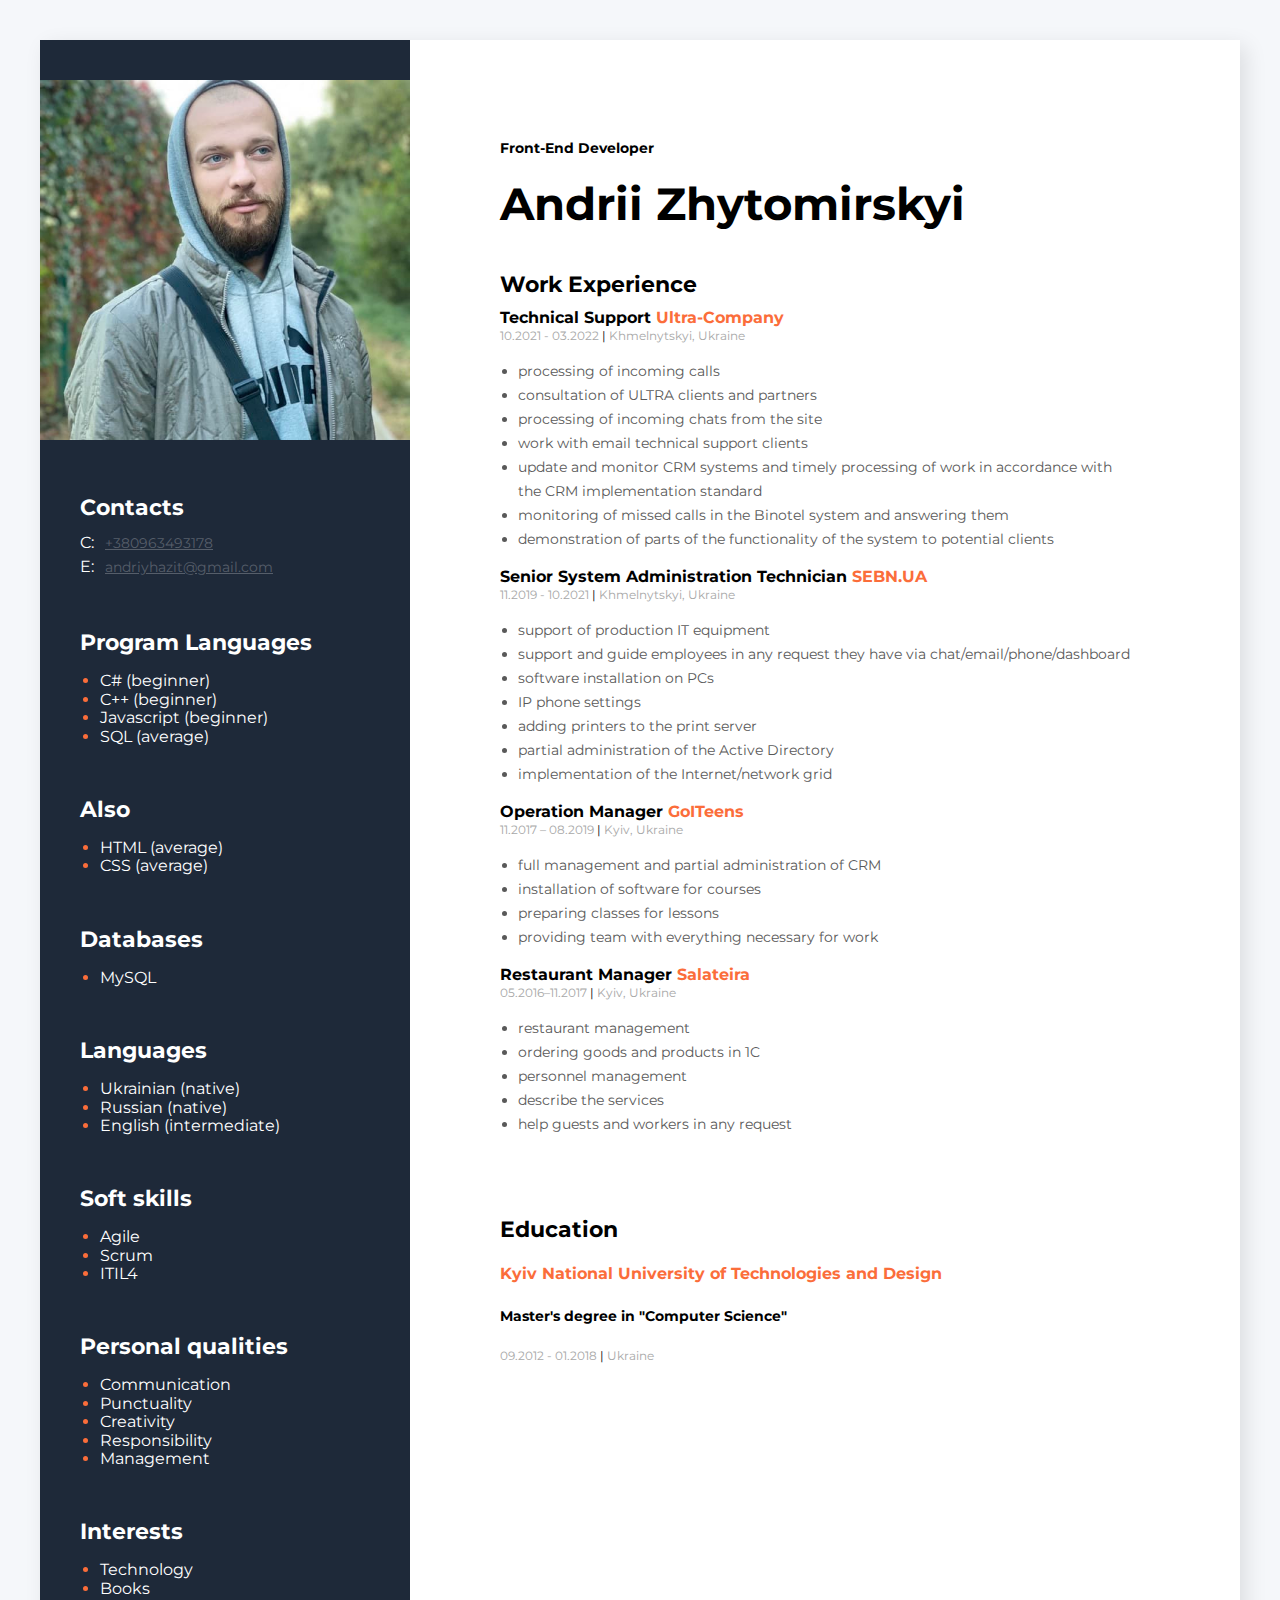
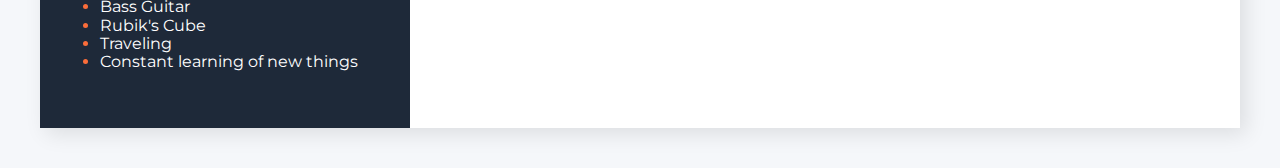
<file: index.html>
<!DOCTYPE html>
<html lang="en">
  <head>
    <meta charset="UTF-8" />
    <meta http-equiv="X-UA-Compatible" content="IE=edge" />
    <meta name="viewport" content="width=device-width, initial-scale=1.0" />
    <title>cv_Zhytomirskyi</title>
    <link rel="preconnect" href="https://fonts.gstatic.com" />
    <link
      href="https://fonts.googleapis.com/css2?family=Montserrat&display=swap"
      rel="stylesheet"
    />
    <link rel="preconnect" href="https://fonts.gstatic.com" />
    <link
      href="https://fonts.googleapis.com/css2?family=Montserrat:wght@400;700&display=swap"
      rel="stylesheet"
    />

    <link rel="stylesheet" href="css/normalize.css" />
    <link rel="stylesheet" href="css/styles.css" />
  </head>
  <body>
    <!--main container-->
    <div class="main_container">
       <!--side bar-->
      <aside class="side_bar">
        <img class="my_picture" src="img/photo.jpg" alt="my photo" />

        <!--contscts-->
        <div class="contacts">
          <h3 class="side_bar_title">Contacts</h3>
          <div>
            <span class="contacts_type">C:</span>
            <a class="contacts_link" href="tel:+380963493178">+380963493178</a>
          </div>
          <div>
            <span class="contacts_type">E:</span>
            <a class="contacts_link" href="mailto:andriyhazit@gmail.com">andriyhazit@gmail.com</a>
          </div>
        </div>

        <div class="program_Languages">
          <h3 class="side_bar_title">Program Languages</h3>
          <ul class="side_bar_list">
            <li class="side_bar_list_items"><span class="side_bar_list_items_text">C# (beginner)</span></li>
            <li class="side_bar_list_items"><span class="side_bar_list_items_text">C++ (beginner)</span></li>
            <li class="side_bar_list_items"><span class="side_bar_list_items_text">Javascript (beginner)</span></li>
            <li class="side_bar_list_items"><span class="side_bar_list_items_text">SQL (average)</span></li>
          </ul>
        </div>

        <div class="also">
          <h3 class="side_bar_title">Also</h3>
          <ul class="side_bar_list">
            <li class="side_bar_list_items"><span class="side_bar_list_items_text">HTML (average)</span></li>
            <li class="side_bar_list_items"><span class="side_bar_list_items_text">CSS (average)</span></li>
          </ul>
        </div>

        <div class="databases">
          <h3 class="side_bar_title">Databases</h3>
          <ul class="side_bar_list">
            <li class="side_bar_list_items"><span class="side_bar_list_items_text">MySQL</span></li>
          </ul>
        </div>

        <div class="languages">
          <h3 class="side_bar_title">Languages</h3>
          <ul class="side_bar_list">
            <li class="side_bar_list_items"><span class="side_bar_list_items_text">Ukrainian (native)</span></li>
            <li class="side_bar_list_items"><span class="side_bar_list_items_text">Russian (native)</span></li>
            <li class="side_bar_list_items"><span class="side_bar_list_items_text">English (intermediate)</span></li>
          </ul>
        </div>

        <div class="soft_skills">
          <h3 class="side_bar_title">Soft skills</h3>
          <ul class="side_bar_list">
            <li class="side_bar_list_items"><span class="side_bar_list_items_text">Agile</span></li>
            <li class="side_bar_list_items"><span class="side_bar_list_items_text">Scrum</span></li>
            <li class="side_bar_list_items"><span class="side_bar_list_items_text">ITIL4</span></li>
          </ul>
        </div>
        <div class="personal_qualities">
          <h3 class="side_bar_title">Personal qualities</h3>
          <ul class="side_bar_list">
            <li class="side_bar_list_items"><span class="side_bar_list_items_text">Communication</span></li>
            <li class="side_bar_list_items"><span class="side_bar_list_items_text">Punctuality</span></li>
            <li class="side_bar_list_items"><span class="side_bar_list_items_text">Creativity</span></li>
            <li class="side_bar_list_items"><span class="side_bar_list_items_text">Responsibility</span></li>
            <li class="side_bar_list_items"><span class="side_bar_list_items_text">Management</span></li>
          </ul>
        </div>
        <div class="interests">
          <h3 class="side_bar_title">Interests</h3>
          <ul class="side_bar_list">
            <li class="side_bar_list_items"><span class="side_bar_list_items_text">Technology</span></li>
            <li class="side_bar_list_items"><span class="side_bar_list_items_text">Books</span></li>
            <li class="side_bar_list_items"><span class="side_bar_list_items_text">Bass Guitar</span></li>
            <li class="side_bar_list_items"><span class="side_bar_list_items_text">Rubik's Cube</span></li>
            <li class="side_bar_list_items"><span class="side_bar_list_items_text">Traveling</span></li>
            <li class="side_bar_list_items"><span class="side_bar_list_items_text">Constant learning of new things</span></li>
          </ul>
        </div>
      </aside>
      <!--About_me-->
      <div class="main_content">
        <div class="about_me">
          <h2 class="my_future_work">Front-End Developer</h2>
          <h1 class="my_name">Andrii Zhytomirskyi</h1>
        </div>
        <!--Work Experience-->
        <div class="work_experience">
          <h3 class="main_content_title">Work Experience</h3>

          <!--ultra-company-->
          <div class="work_experience_company_block">
            <h4 class="work_experience_position">Technical Support <span class="work_experience_company"> Ultra-Company</span></h4>
            <p class="work_experience_period">10.2021 - 03.2022 <span class="work_experience_divider">|</span> Khmelnytskyi, Ukraine</p>
            <ul class="work_experience_duties">
              <li class="work_experience_duty">processing of incoming calls</li>
              <li class="work_experience_duty">consultation of ULTRA clients and partners</li>
              <li class="work_experience_duty">processing of incoming chats from the site</li>
              <li class="work_experience_duty">work with email technical support clients</li>
              <li class="work_experience_duty">update and monitor CRM systems and timely processing of work in accordance with the CRM implementation standard</li>
              <li class="work_experience_duty">monitoring of missed calls in the Binotel system and answering them</li>
              <li class="work_experience_duty">demonstration of parts of the functionality of the system to potential clients</li>
            </ul>
          </div>
          <!--SEBN.UA-->
          <div class="work_experience_company_block">            
            <h4 class="work_experience_position">Senior System Administration Technician <span class="work_experience_company"> SEBN.UA</span></h4>
            <p class="work_experience_period">11.2019 - 10.2021 <span class="work_experience_divider">|</span> Khmelnytskyi, Ukraine</p>
            <ul class="work_experience_duties">
              <li class="work_experience_duty">support of production IT equipment</li>
              <li class="work_experience_duty">support and guide employees in any request they have via chat/email/phone/dashboard</li>
              <li class="work_experience_duty">software installation on PCs</li>
              <li class="work_experience_duty">IP phone settings</li>
              <li class="work_experience_duty">adding printers to the print server</li>
              <li class="work_experience_duty">partial administration of the Active Directory</li>
              <li class="work_experience_duty">implementation of the Internet/network grid</li>
            </ul>
          </div>
          <!--GOITEENS-->
          <div class="work_experience_company_block">
            <h4 class="work_experience_position">Operation Manager <span class="work_experience_company"> GoITeens</span></h4>
            <p class="work_experience_period">11.2017 – 08.2019 <span class="work_experience_divider">|</span> Kyiv, Ukraine</p>
            <ul class="work_experience_duties">
              <li class="work_experience_duty">full management and partial administration of CRM</li>
              <li class="work_experience_duty">installation of software for courses</li>
              <li class="work_experience_duty">preparing classes for lessons</li>
              <li class="work_experience_duty">providing team with everything necessary for work</li>
            </ul>
          </div>
          <!--Salateira-->
          <div class="work_experience_company_block">
            <h4 class="work_experience_position">Restaurant Manager <span class="work_experience_company"> Salateira</span></h4>
            <p class="work_experience_period">05.2016–11.2017 <span class="work_experience_divider">|</span> Kyiv, Ukraine</p>
            <ul class="work_experience_duties">
              <li class="work_experience_duty">restaurant management</li>
              <li class="work_experience_duty">ordering goods and products in 1C</li>
              <li class="work_experience_duty">personnel management</li>
              <li class="work_experience_duty">describe the services</li>
              <li class="work_experience_duty">help guests and workers in any request</li>
            </ul>
          </div>
        </div>
        <!--Education-->
        <div class="my_education">
          <h3 class="main_content_title">Education</h3>
          <h4 class="my_university">Kyiv National University of Technologies and Design</h4>
          <h5 class="my_diploma">Master's degree in "Computer Science"</h5>
          <h5 class="my_education_period">09.2012 - 01.2018 <span class="work_experience_divider">|</span> Ukraine</h5>
        </div>
      </div>
    </div>
  </body>
</html>
</file>
<file: css/styles.css>
body{
    font-family: 'Montserrat', sans-serif;
    background-color: #F5F7FA;
}

.main_container{
    display: flex;
    flex-direction: row; /* нашо revers?*/
    width: 1200px;
    background: #fff;
    margin: 40px auto;
    box-shadow: 6px 6px 20px rgba(0, 0, 0, 0.1);
}

.main_content{
    padding: 100px 90px;
}

.main_content_title{
    font-style: normal;
    font-weight: bold;
    font-size: 22px;
    line-height: 27px;
    color: #000000;
    margin: 0 0 10px 0;
}

/* About me */
.my_future_work{
    font-style: normal;
    font-weight: bold;
    font-size: 14px;
    font-weight: 700px;
    color: #000;
    margin: 0 0 20px 0;
}

.about_me{
    margin: 0 0 40px 0;
}

.my_name{
    font-style: normal;
    font-weight: bold;
    font-size: 45px;
    line-height: 55px;
    color: #000;
    margin: 0 0 25px 0;
}

.about_me_description{
    width: 400px;
    font-style: normal;
    font-weight: normal;
    font-size: 14px;
    line-height: 24px;
    color: #595959;
}


/* Work Experience */
.work_experience_position{
    font-style: normal;
    font-weight: bold;
    font-size: 16px;
    line-height: 20px;
    color: #000;
    margin:0 10px 0 0;
}

.work_experience_company,
.my_university{
    font-style: normal;
    font-weight: bold;
    font-size: 16px;
    line-height: 20px;
    color: #FB6D3A;
}

.work_experience_period{
    font-style: normal;
    font-weight: normal;
    font-size: 12px;
    line-height: 15px;
    color: #A8A8A8;
    margin:0 10px 0 0;
}

.work_experience_divider{
    color: #000;
}

.work_experience_duties{
    padding: 0 0 0 18px;
}

.work_experience_duty{
    font-style: normal;
    font-weight: normal;
    font-size: 14px;
    line-height: 24px;
    color: #595959;
}

.work_experience_company_block{
    margin: 0 15px 0 0;
}

/* Education */
.my_education{

    margin-top: 80px;
}

.my_diploma{
    font-style: normal;
    font-weight: bold;
    font-size: 14px;
    line-height: 17px;
    color: #000;  
}

.my_education_period{
    font-style: normal;
    font-weight: normal;
    font-size: 12px;
    line-height: 15px;
    color: #A8A8A8;
}

/* side bar */
.side_bar {
    background-color: #1E2939 ;
    width: 370px;
    padding: 40px 0;
}

.my_picture{
    width: 370px;
    height: 360px;
    left: 40px;
    top: 80px;
}

.contacts,
.program_Languages,
.also,
.databases,
.soft_skills,
.languages,
.personal_qualities,
.interests
{
    margin: 50px 0 0 40px;

}

.side_bar_title{
    font-style: normal;
    font-weight: bold;
    font-size: 22px;
    line-height: 27px;
    color: #fff;
    margin-bottom: 10px;
}

/* contact */
.contacts_type{
    margin-right: 7px;
    color: #fff;
}
.contacts_link{
    color: #565E6A;
    font-style: normal;
    font-weight: normal;
    font-size: 14px;
    line-height: 24px;
    
}

.side_bar_list{
    padding: 0 0 0 20px;
}

.side_bar_list_items{
    color: #FB6D3A;
}

.side_bar_list_items_text{
    color: #fff;
}
</file>
